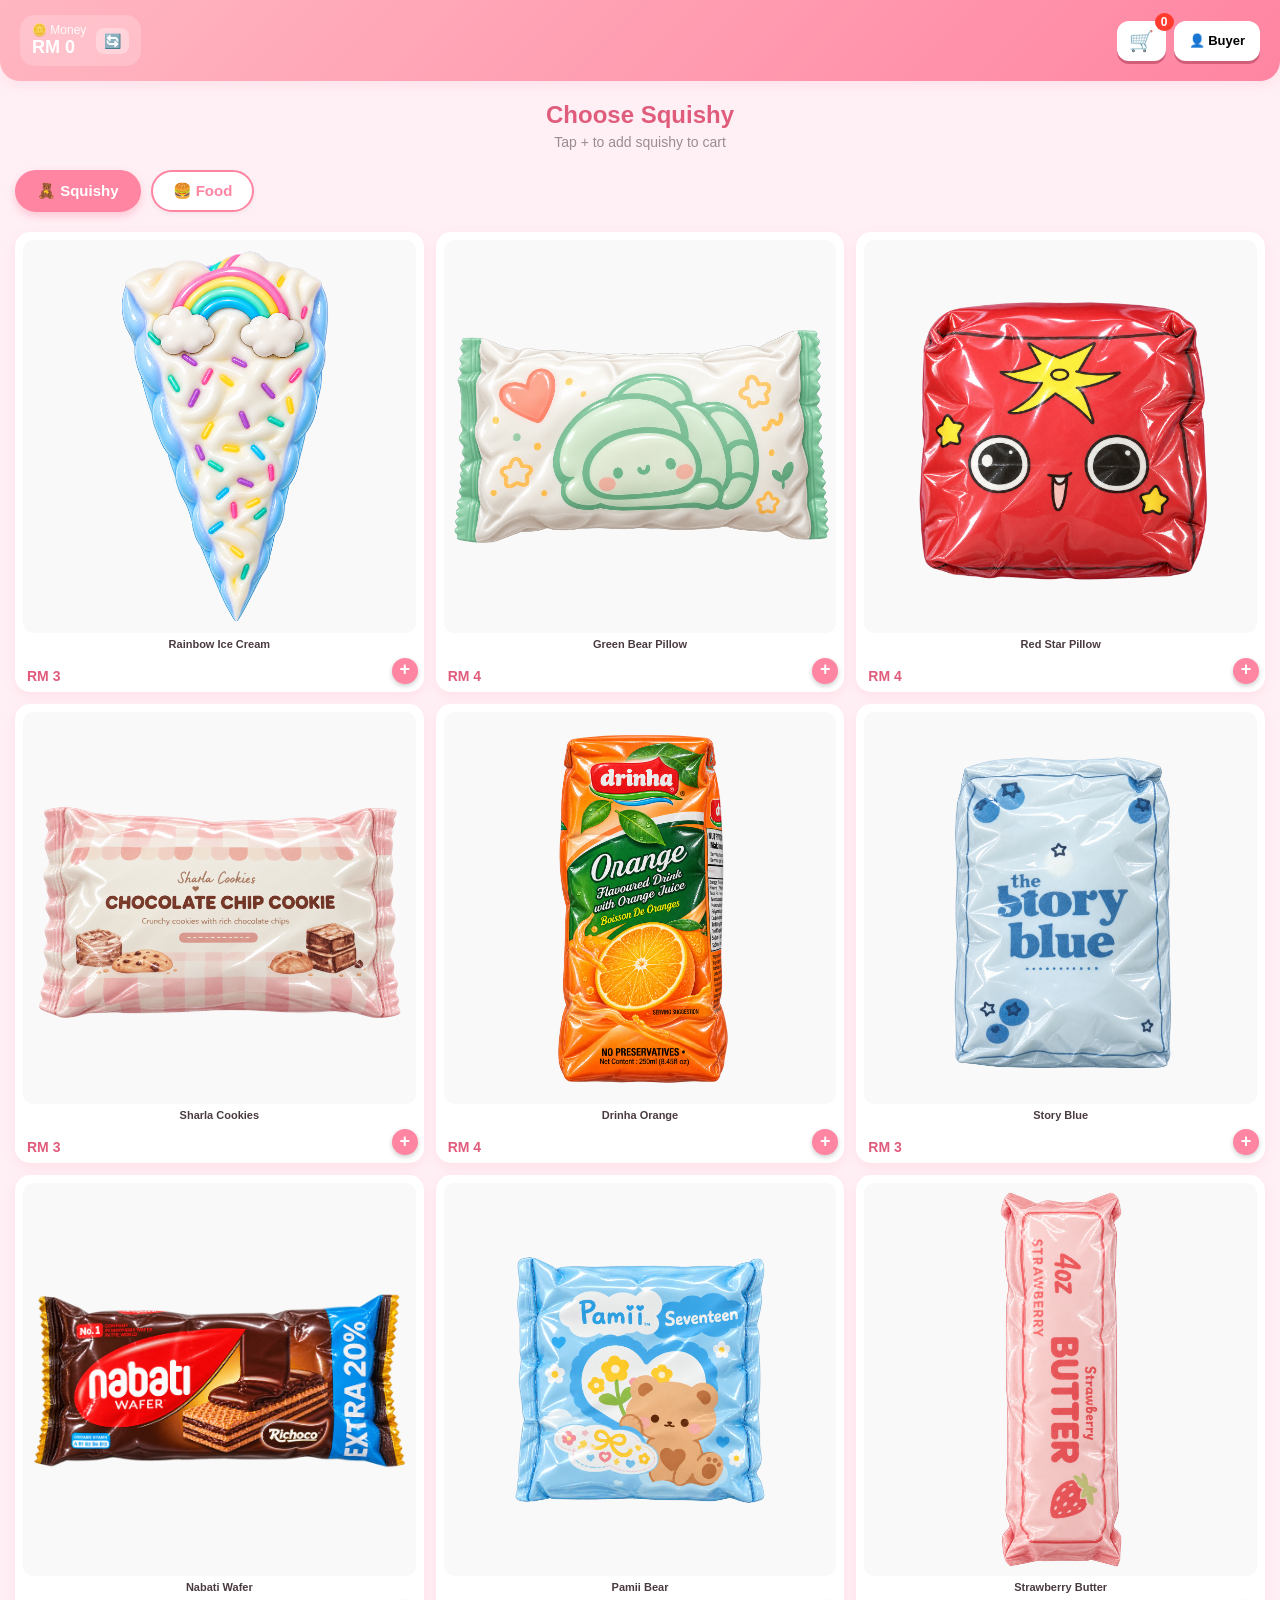
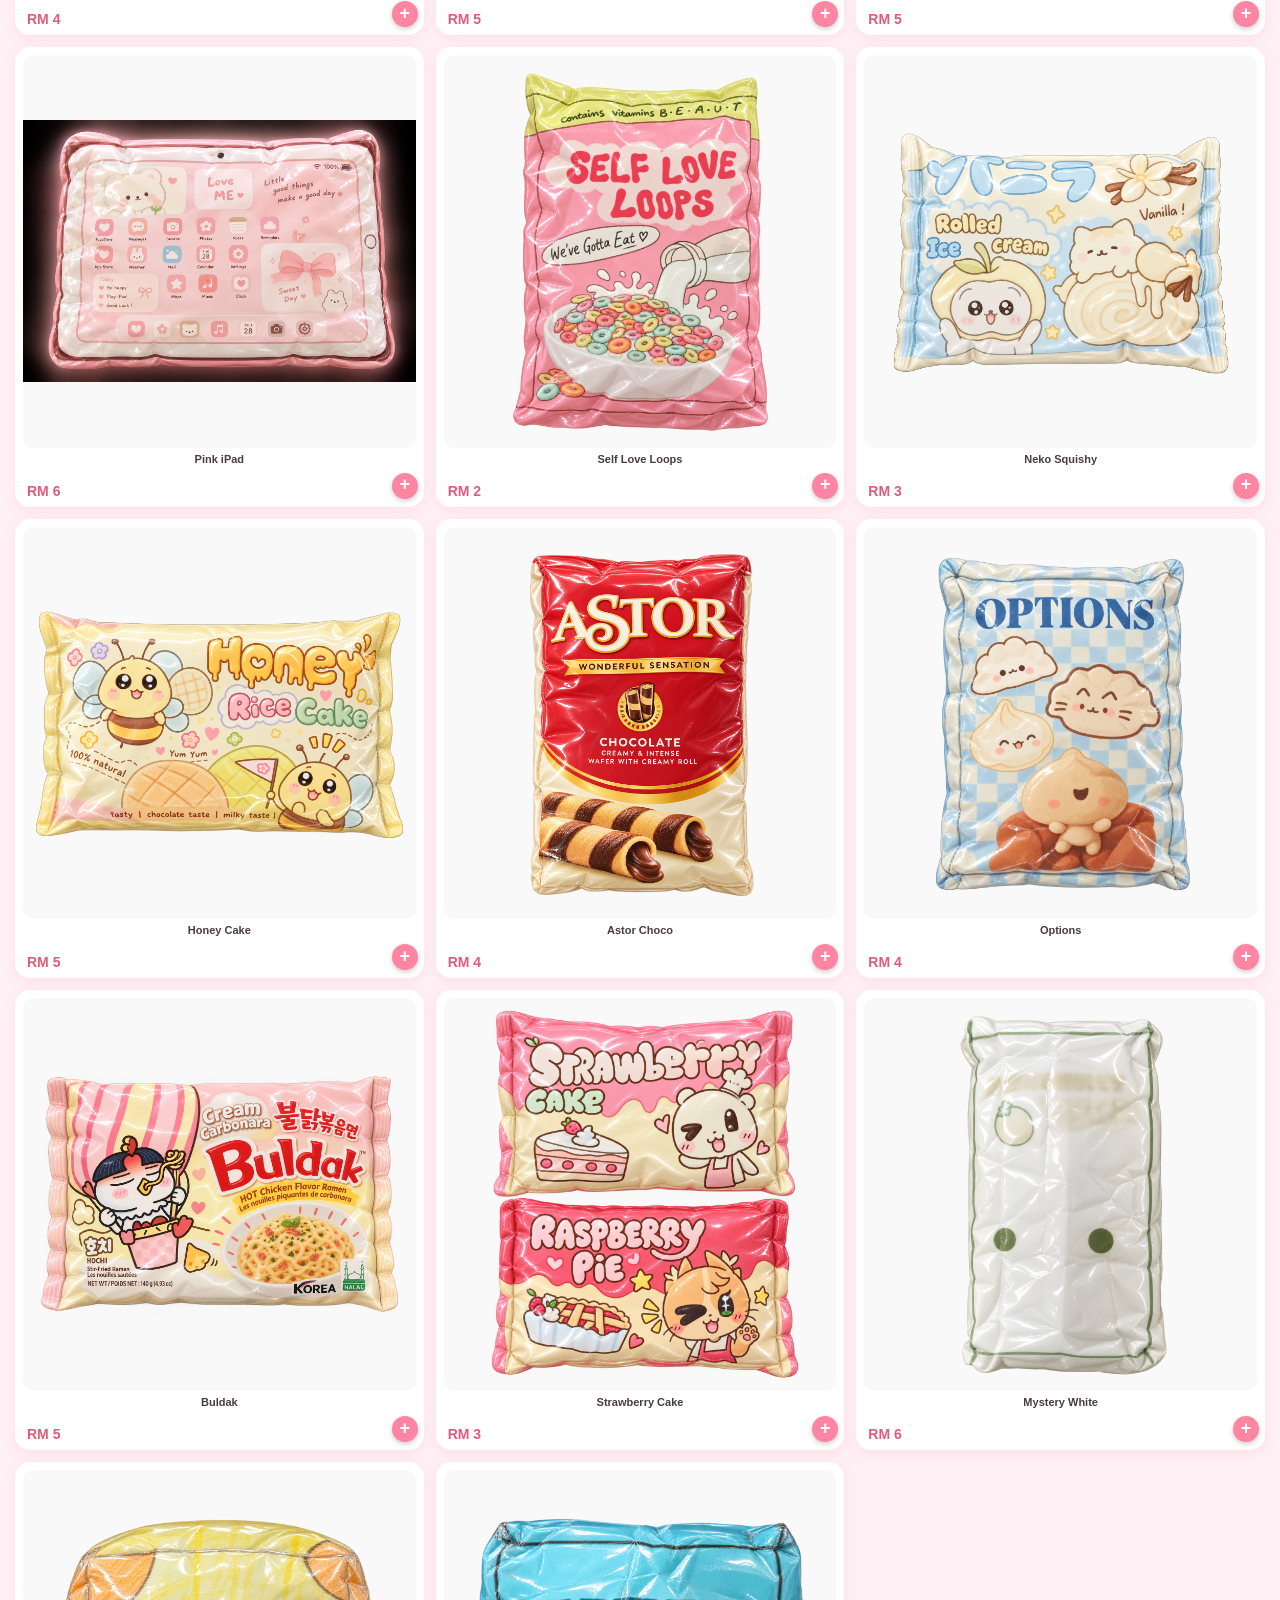
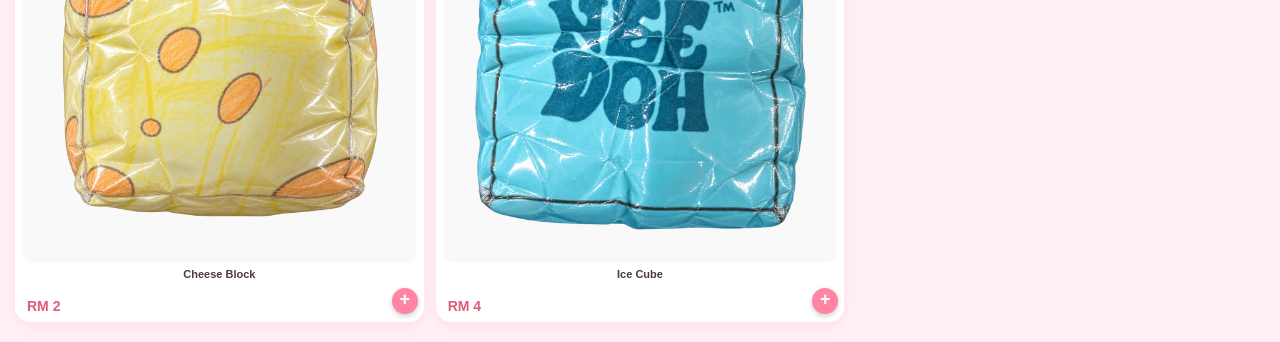
<file: index.html>
<!doctype html>
<html lang="en">
<head>
  <meta charset="utf-8">
  <meta name="viewport" content="width=device-width,initial-scale=1,viewport-fit=cover">
  <meta name="theme-color" content="#FFB6C1">
  <meta name="application-name" content="Main Jual-jual">
  <link rel="manifest" href="/manifest.webmanifest">
  <link rel="stylesheet" href="style.css">
  <title>Main Jual-jual</title>
</head>
<body>
  <!-- HEADER -->
  <header class="game-header">
    <div class="stat-box" style="display: flex; align-items: center; gap: 10px; background: rgba(255,255,255,0.2); padding: 8px 12px; border-radius: 15px;">
      <div>
        <span style="font-size: 12px; display: block; opacity: 0.9;">🪙 Money</span>
        <strong id="coinDisplay" style="font-size: 18px; display: block;">RM 0</strong>
      </div>
      <button onclick="resetCoins()" style="background: rgba(255,255,255,0.3); border: none; border-radius: 8px; padding: 5px 8px; cursor: pointer; font-size: 14px;">🔄</button>
    </div>
    
    <div style="display: flex; gap: 8px;">
      <button id="cartBtn" class="cart-btn" onclick="openCart()" style="position: relative; padding: 8px 12px; font-size: 20px; border-radius: 12px; border: none; background: white; cursor: pointer; box-shadow: 0 3px 0 #d15d79;">
        🛒 <span id="cartCount" class="cart-badge" style="position: absolute; top: -8px; right: -8px; background: #ff3b30; color: white; font-size: 12px; font-weight: bold; padding: 2px 6px; border-radius: 50%;">0</span>
      </button>
      <button id="modeToggleBtn" onclick="toggleMode()" style="font-size: 13px; padding: 10px 15px; border-radius: 12px; border: none; background: white; font-weight: bold; cursor: pointer; box-shadow: 0 3px 0 #d15d79;">
        👤 Buyer
      </button>
    </div>
  </header>

  <main>
    <!-- SKRIN PEMBELI -->
    <div id="buyerContainer" style="display: block;">
      <section id="menuScreen" class="screen active" style="display: block;">
        <div class="shop-header">
          <h1 id="shopTitle">Choose Squishy</h1>
          <p id="shopSubtitle">Tap + to add to cart</p>
        </div>
        <div id="categoryTabs" class="category-tabs"></div>
        <div id="menuGrid" class="menu-grid"></div>
      </section>

      <section id="successScreen" class="screen" style="display: none;">
        <div class="success-card">
          <h2>Order Sent! 🎉</h2>
          <p>Please give the phone to the Seller.</p>
          <div class="coin-earned">+ <span id="earnedCoins"></span></div>
          <button onclick="goToMenu()" class="btn-main">Back to Menu</button>
        </div>
      </section>
    </div>

    <!-- SKRIN PENJUAL -->
    <div id="sellerContainer" style="display: none;">
      <div class="seller-header">
        <div class="total-sales-box">
          <span>Total Sales</span>
          <strong id="totalSalesDisplay">RM 0</strong>
        </div>
        <div class="btn-group">
          <button class="btn-action btn-reset" onclick="resetAllOrders()">🗑️ Reset</button>
        </div>
      </div>
      
      <!-- 1. BAHAGIAN ORDERS (DI ATAS) -->
      <h2 style="color: #FF85A2; text-align: center; font-size: 20px; margin: 15px 0 10px 0;">🛒 Orders</h2>
      <div id="ordersList">
        <p class="empty">Waiting for orders...</p>
      </div>

      <!-- 2. BAHAGIAN INVENTORI (DI BAWAH) -->
      <h2 style="color: #FF85A2; text-align: center; font-size: 18px; margin: 25px 0 10px 0;">📦 Restock Items</h2>
      <div id="inventoryList" class="inventory-list"></div>
    </div>
  </main>

  <!-- CART POPUP -->
  <dialog id="cartDialog">
    <div class="modal-head">
      <h2>🛒 Your Cart</h2>
      <button class="close-btn" onclick="closeCart()">×</button>
    </div>
    <div id="cartList" class="cart-list"></div>
    <div class="cart-total">
      <span>Total:</span>
      <strong id="cartTotalPrice">RM 0</strong>
    </div>
    <div style="margin-bottom: 15px;">
      <label style="font-size: 14px; font-weight: bold; margin-bottom: 5px; display: block;">Your Name:</label>
      <input type="text" id="buyerName" placeholder="e.g. Papa" style="width: 100%; padding: 10px; border-radius: 8px; border: 1px solid #ccc;">
    </div>
    <div class="modal-actions">
      <button class="btn-secondary" onclick="closeCart()">Add More</button>
      <button class="btn-main" id="payBtn" onclick="payAndProcess()">Pay & Send Order</button>
    </div>
  </dialog>

  <script src="app.js"></script>
</body>
</html>
</file>
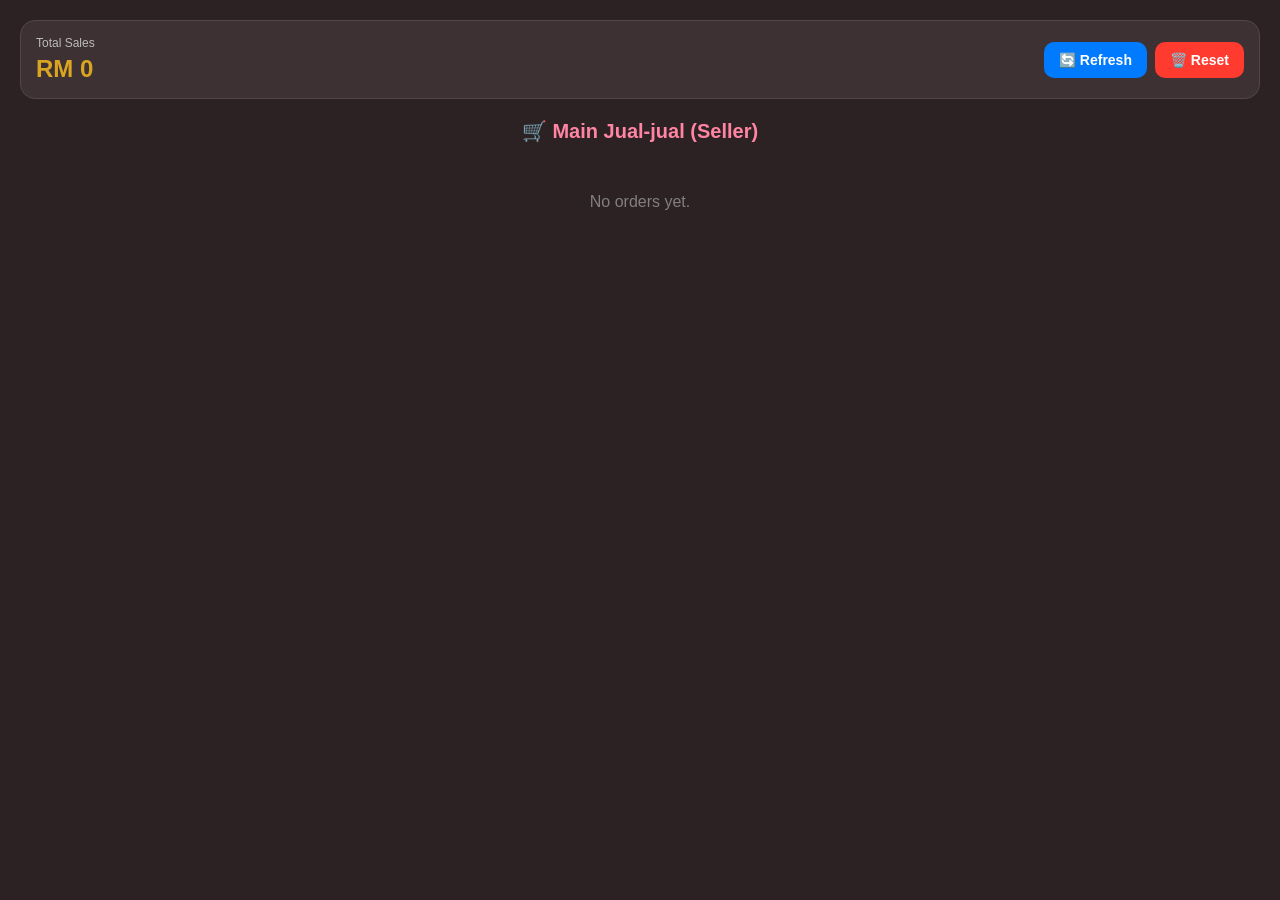
<file: seller.html>
<!doctype html>
<html lang="en">
<head>
  <meta charset="utf-8">
  <meta name="viewport" content="width=device-width,initial-scale=1,viewport-fit=cover">
  <title>Main Jual-jual - Seller Dashboard</title>
  <style>
    body { font-family: sans-serif; background: #2C2224; color: white; padding: 20px; margin: 0; }
    .seller-header { display: flex; justify-content: space-between; align-items: center; background: #3E3134; padding: 15px; border-radius: 15px; margin-bottom: 20px; border: 1px solid #55464A; }
    .total-sales-box span { font-size: 12px; color: #bbb; display: block; margin-bottom: 5px; }
    .total-sales-box strong { font-size: 24px; color: #DAA520; display: block; }
    .btn-group { display: flex; gap: 8px; }
    .btn-action { border: none; padding: 10px 15px; border-radius: 10px; font-weight: bold; cursor: pointer; font-size: 14px; transition: 0.2s; color: white; }
    .btn-action:active { transform: scale(0.95); }
    .btn-refresh { background: #007aff; }
    .btn-reset { background: #ff3b30; }

    h1 { color: #FF85A2; text-align: center; font-size: 20px; margin-top: 0; margin-bottom: 20px; }
    
    .order-card { background: #3E3134; border-radius: 15px; padding: 15px; margin-bottom: 15px; border-left: 5px solid #FF85A2; }
    .order-card.new { border-left-color: #28a745; }
    .buyer-name { font-size: 18px; font-weight: bold; color: #FFB6C1; margin-bottom: 10px; border-bottom: 1px solid #55464A; padding-bottom: 5px; }
    
    .order-items-container { display: flex; flex-direction: column; gap: 8px; margin-bottom: 15px; }
    .order-item { display: flex; align-items: center; gap: 10px; background: #4A3B3F; padding: 8px; border-radius: 10px; }
    .order-item img { width: 45px; height: 45px; object-fit: contain; background: white; border-radius: 8px; }
    .order-item-info { flex: 1; }
    .order-item-name { font-size: 14px; font-weight: bold; }
    .order-item-qty { font-size: 12px; color: #bbb; }
    
    .total { font-size: 16px; font-weight: bold; color: #DAA520; margin-bottom: 15px; text-align: right; }
    .status-btn { background: #FF85A2; color: white; border: none; padding: 12px; border-radius: 8px; width: 100%; font-weight: bold; cursor: pointer; font-size: 15px; }
    .status-btn.done { background: #28a745; cursor: default; }
    .empty { text-align: center; color: gray; margin-top: 50px; }
  </style>
</head>
<body>
  <div class="seller-header">
    <div class="total-sales-box">
      <span>Total Sales</span>
      <strong id="totalSalesDisplay">RM 0</strong>
    </div>
    <div class="btn-group">
      <button class="btn-action btn-refresh" onclick="fetchOrders()">🔄 Refresh</button>
      <button class="btn-action btn-reset" onclick="resetAllOrders()">🗑️ Reset</button>
    </div>
  </div>

  <h1>🛒 Main Jual-jual (Seller)</h1>
  
  <div id="ordersList">
    <p class="empty">Waiting for orders...</p>
  </div>

  <script>
    // Baca data dari localStorage
    let allOrders = [];

    function loadOrders() {
      const saved = localStorage.getItem('squishyGameState');
      if (saved) {
        const parsed = JSON.parse(saved);
        allOrders = parsed.orders || [];
      } else {
        allOrders = [];
      }
    }

    function fetchOrders() {
      loadOrders();
      
      let totalSales = 0;
      allOrders.forEach(order => {
        // Kita kira total sales dari semua order
        totalSales += order.total_price;
      });
      
      document.getElementById('totalSalesDisplay').textContent = `RM ${totalSales}`;

      if (allOrders.length === 0) {
        document.getElementById('ordersList').innerHTML = '<p class="empty">No orders yet.</p>';
        return;
      }

      // Tunjuk order dari yang terbaru
      const sortedOrders = [...allOrders].reverse();

      document.getElementById('ordersList').innerHTML = sortedOrders.map(order => {
        const itemsHtml = order.items.map(i => {
          const imgSrc = i.image ? i.image : 'https://via.placeholder.com/45?text=?';
          return `
            <div class="order-item">
              <img src="${imgSrc}" alt="${i.name}">
              <div class="order-item-info">
                <div class="order-item-name">${i.name}</div>
                <div class="order-item-qty">Qty: ${i.qty} | Harga: RM ${i.price}</div>
              </div>
            </div>
          `;
        }).join('');

        return `
          <div class="order-card new">
            <div class="buyer-name">👤 ${order.buyer_name}</div>
            <div class="order-items-container">
              ${itemsHtml}
            </div>
            <div class="total">Total: RM ${order.total_price}</div>
          </div>
        `;
      }).join('');
    }

    window.resetAllOrders = function() {
      if (!confirm("Padam semua rekod pesanan dan reset jualan?")) return;
      
      const saved = localStorage.getItem('squishyGameState');
      if (saved) {
        const parsed = JSON.parse(saved);
        parsed.orders = []; // Kosongkan orders
        localStorage.setItem('squishyGameState', JSON.stringify(parsed));
      }
      fetchOrders();
    };

    // Muat data mula-mula
    fetchOrders();
  </script>
</body>
</html>
</file>
<file: style.css>
:root {
  --bg: #FFF0F5;
  --card-bg: #FFFFFF;
  --primary: #FF85A2;
  --primary-dark: #E05C7C;
  --text: #4A3B3F;
  --muted: #9A8C90;
  --shadow: 0 4px 12px rgba(255, 133, 162, 0.15);
}

* { box-sizing: border-box; margin: 0; padding: 0; }

body {
  font-family: 'Segoe UI', Tahoma, Geneva, Verdana, sans-serif;
  background-color: var(--bg);
  color: var(--text);
  padding-bottom: 20px;
}

/* HEADER */
.game-header {
  display: flex;
  justify-content: space-between;
  align-items: center;
  padding: 15px 20px;
  background: linear-gradient(135deg, #FFB6C1, #FF85A2);
  color: white;
  border-bottom-left-radius: 20px;
  border-bottom-right-radius: 20px;
  box-shadow: var(--shadow);
  position: sticky;
  top: 0;
  z-index: 10;
}
.stat-box {
  background: rgba(255,255,255,0.2);
  padding: 8px 18px;
  border-radius: 15px;
}
.stat-box span { font-size: 12px; display: block; opacity: 0.9; }
.stat-box strong { font-size: 20px; display: block; }

/* SHOP HEADER */
.shop-header { text-align: center; margin: 20px 0 15px 0; padding: 0 15px; }
.shop-header h1 { font-size: 24px; color: var(--primary-dark); margin-bottom: 5px; }
.shop-header p { font-size: 14px; color: var(--muted); }

/* KATEGORI TABS */
.category-tabs { 
  display: flex; 
  gap: 10px; 
  overflow-x: auto; 
  padding: 5px 15px 15px 15px; 
  margin-bottom: 5px; 
}
.category-tabs::-webkit-scrollbar { display: none; }
.cat-btn {
  flex: 0 0 auto; 
  padding: 10px 20px; 
  border-radius: 25px;
  border: 2px solid var(--primary); 
  background: var(--card-bg);
  color: var(--primary); 
  font-weight: bold; 
  font-size: 15px; 
  cursor: pointer;
  transition: all 0.2s ease;
  box-shadow: 0 2px 5px rgba(0,0,0,0.05);
  outline: none;
}
.cat-btn.active { 
  background: var(--primary); 
  color: white; 
  box-shadow: 0 4px 8px rgba(255, 133, 162, 0.4);
}
.cat-btn:active { transform: scale(0.95); }

/* MENU GRID */
.menu-grid { 
  display: grid; 
  grid-template-columns: repeat(3, 1fr); 
  gap: 12px; 
  padding: 0 15px; 
}
.squishy-card {
  background: var(--card-bg); 
  border-radius: 15px; 
  padding: 8px; 
  text-align: center; 
  box-shadow: var(--shadow); 
  position: relative;
  display: flex;
  flex-direction: column;
  justify-content: space-between;
}
.squishy-card img {
  width: 100%; 
  aspect-ratio: 1; 
  object-fit: contain; 
  background: #f9f9f9; 
  border-radius: 10px; 
  margin-bottom: 5px;
}
.squishy-card .item-name { 
  font-size: 11px; 
  font-weight: bold; 
  height: 26px; 
  overflow: hidden; 
  line-height: 1.2;
}
.squishy-card .item-price { 
  font-size: 14px; 
  color: var(--primary-dark); 
  font-weight: 900; 
  margin-top: 4px;
  padding-right: 26px; 
  text-align: left; 
  padding-left: 4px;
}

/* BUTANG TAMBAH (+) */
.add-btn {
  position: absolute; 
  bottom: 8px; 
  right: 6px; 
  background: var(--primary); 
  color: white; 
  border: none;
  width: 26px; 
  height: 26px; 
  border-radius: 50%; 
  font-size: 18px; 
  font-weight: bold; 
  cursor: pointer;
  box-shadow: 0 2px 5px rgba(0,0,0,0.2); 
  display: flex; 
  align-items: center; 
  justify-content: center;
  padding-bottom: 2px;
}
.add-btn:active { transform: scale(0.8); }

/* BUTANG KELABU (STOK HABIS) */
.add-btn.out-of-stock {
  background: #ccc;
  cursor: not-allowed;
  box-shadow: none;
}

/* SKRIN PENJUAL (SELLER) */
#sellerContainer {
  background: #2C2224;
  min-height: 80vh;
  padding: 15px;
  border-radius: 15px;
  margin: 15px;
}
.seller-header {
  display: flex; 
  justify-content: space-between; 
  align-items: center; 
  background: #3E3134; 
  padding: 15px; 
  border-radius: 15px; 
  margin-bottom: 20px; 
  border: 1px solid #55464A; 
  color: white;
}
.total-sales-box span { font-size: 12px; color: #bbb; display: block; }
.total-sales-box strong { font-size: 24px; color: #DAA520; }
.btn-group { display: flex; gap: 8px; }
.btn-action { border: none; padding: 10px 15px; border-radius: 10px; font-weight: bold; cursor: pointer; font-size: 14px; color: white; }
.btn-reset { background: #ff3b30; }

/* INVENTORY LIST (RESTOCK) */
.inventory-list {
  display: flex;
  flex-direction: column;
  gap: 10px;
  margin-bottom: 30px;
}
.inventory-item {
  display: flex;
  justify-content: space-between;
  align-items: center;
  background: #3E3134;
  padding: 10px 15px;
  border-radius: 12px;
  border: 1px solid #55464A;
}
.inv-info {
  display: flex;
  align-items: center;
  gap: 10px;
  color: white;
  font-size: 14px;
  font-weight: bold;
}
.inv-info img {
  width: 40px;
  height: 40px;
  object-fit: contain;
  background: white;
  border-radius: 8px;
}
.inv-action {
  display: flex;
  align-items: center;
  gap: 10px;
}
.stock-badge {
  font-size: 12px;
  font-weight: bold;
  color: #28a745;
}
.stock-badge.out {
  color: #ff3b30;
}
.restock-btn {
  background: #007aff;
  color: white;
  border: none;
  width: 30px;
  height: 30px;
  border-radius: 8px;
  font-size: 18px;
  font-weight: bold;
  cursor: pointer;
}
.restock-btn:disabled {
  background: #555;
  cursor: not-allowed;
}

.order-card { background: #3E3134; border-radius: 15px; padding: 15px; margin-bottom: 15px; border-left: 5px solid #FF85A2; color: white; }
.order-card.new { border-left-color: #28a745; }
.buyer-name { font-size: 18px; font-weight: bold; color: #FFB6C1; margin-bottom: 10px; border-bottom: 1px solid #55464A; padding-bottom: 5px; }
.order-items-container { display: flex; flex-direction: column; gap: 8px; margin-bottom: 15px; }
.order-item { display: flex; align-items: center; gap: 10px; background: #4A3B3F; padding: 8px; border-radius: 10px; }
.order-item img { width: 45px; height: 45px; object-fit: contain; background: white; border-radius: 8px; }
.order-item-info { flex: 1; }
.order-item-name { font-size: 14px; font-weight: bold; }
.order-item-qty { font-size: 12px; color: #bbb; }
.total { font-size: 16px; font-weight: bold; color: #DAA520; margin-bottom: 15px; text-align: right; }
.status-btn { background: #FF85A2; color: white; border: none; padding: 12px; border-radius: 8px; width: 100%; font-weight: bold; cursor: pointer; font-size: 15px; }
.status-btn.done { background: #28a745; cursor: default; }
.empty { text-align: center; color: gray; margin-top: 50px; }

/* DIALOG POPUP (CART) */
dialog { border: none; border-radius: 20px; width: 90vw; max-width: 400px; padding: 20px; box-shadow: 0 10px 30px rgba(0,0,0,0.2); }
dialog::backdrop { background: rgba(0,0,0,0.5); }
.modal-head { display: flex; justify-content: space-between; align-items: center; margin-bottom: 15px; }
.close-btn { background: none; border: none; font-size: 24px; color: var(--muted); cursor: pointer; }
.cart-list { max-height: 40vh; overflow-y: auto; margin-bottom: 15px; border-top: 1px solid #eee; border-bottom: 1px solid #eee; padding: 10px 0; }
.cart-item { display: flex; justify-content: space-between; align-items: center; padding: 8px 0; font-size: 14px; }
.cart-item-info { display: flex; align-items: center; gap: 10px; }
.cart-item-info img { width: 30px; height: 30px; object-fit: contain; }
.cart-item-controls button { background: #eee; border: none; padding: 2px 8px; border-radius: 5px; cursor: pointer; font-weight: bold; }
.cart-total { display: flex; justify-content: space-between; font-size: 18px; font-weight: bold; margin-bottom: 20px; color: var(--primary-dark); }
.modal-actions { display: flex; gap: 10px; justify-content: flex-end; }
.btn-secondary { background: #eee; color: var(--text); border: none; padding: 10px 20px; border-radius: 15px; font-weight: bold; cursor: pointer; }

/* SUCCESS SCREEN */
.success-card {
  background: var(--card-bg);
  border-radius: 25px;
  padding: 40px 20px;
  text-align: center;
  box-shadow: var(--shadow);
  max-width: 350px;
  margin: 50px auto;
  border: 3px solid #FFD700;
}
.success-card h2 { color: #28a745; font-size: 26px; margin-bottom: 10px; }
.coin-earned { font-size: 32px; font-weight: 900; color: #DAA520; margin: 15px 0; }
.btn-main { background: var(--primary); color: white; border: none; padding: 12px 30px; border-radius: 25px; font-size: 16px; font-weight: bold; cursor: pointer; box-shadow: 0 4px 0 var(--primary-dark); }
.btn-main:active { transform: translateY(4px); box-shadow: none; }
</file>
